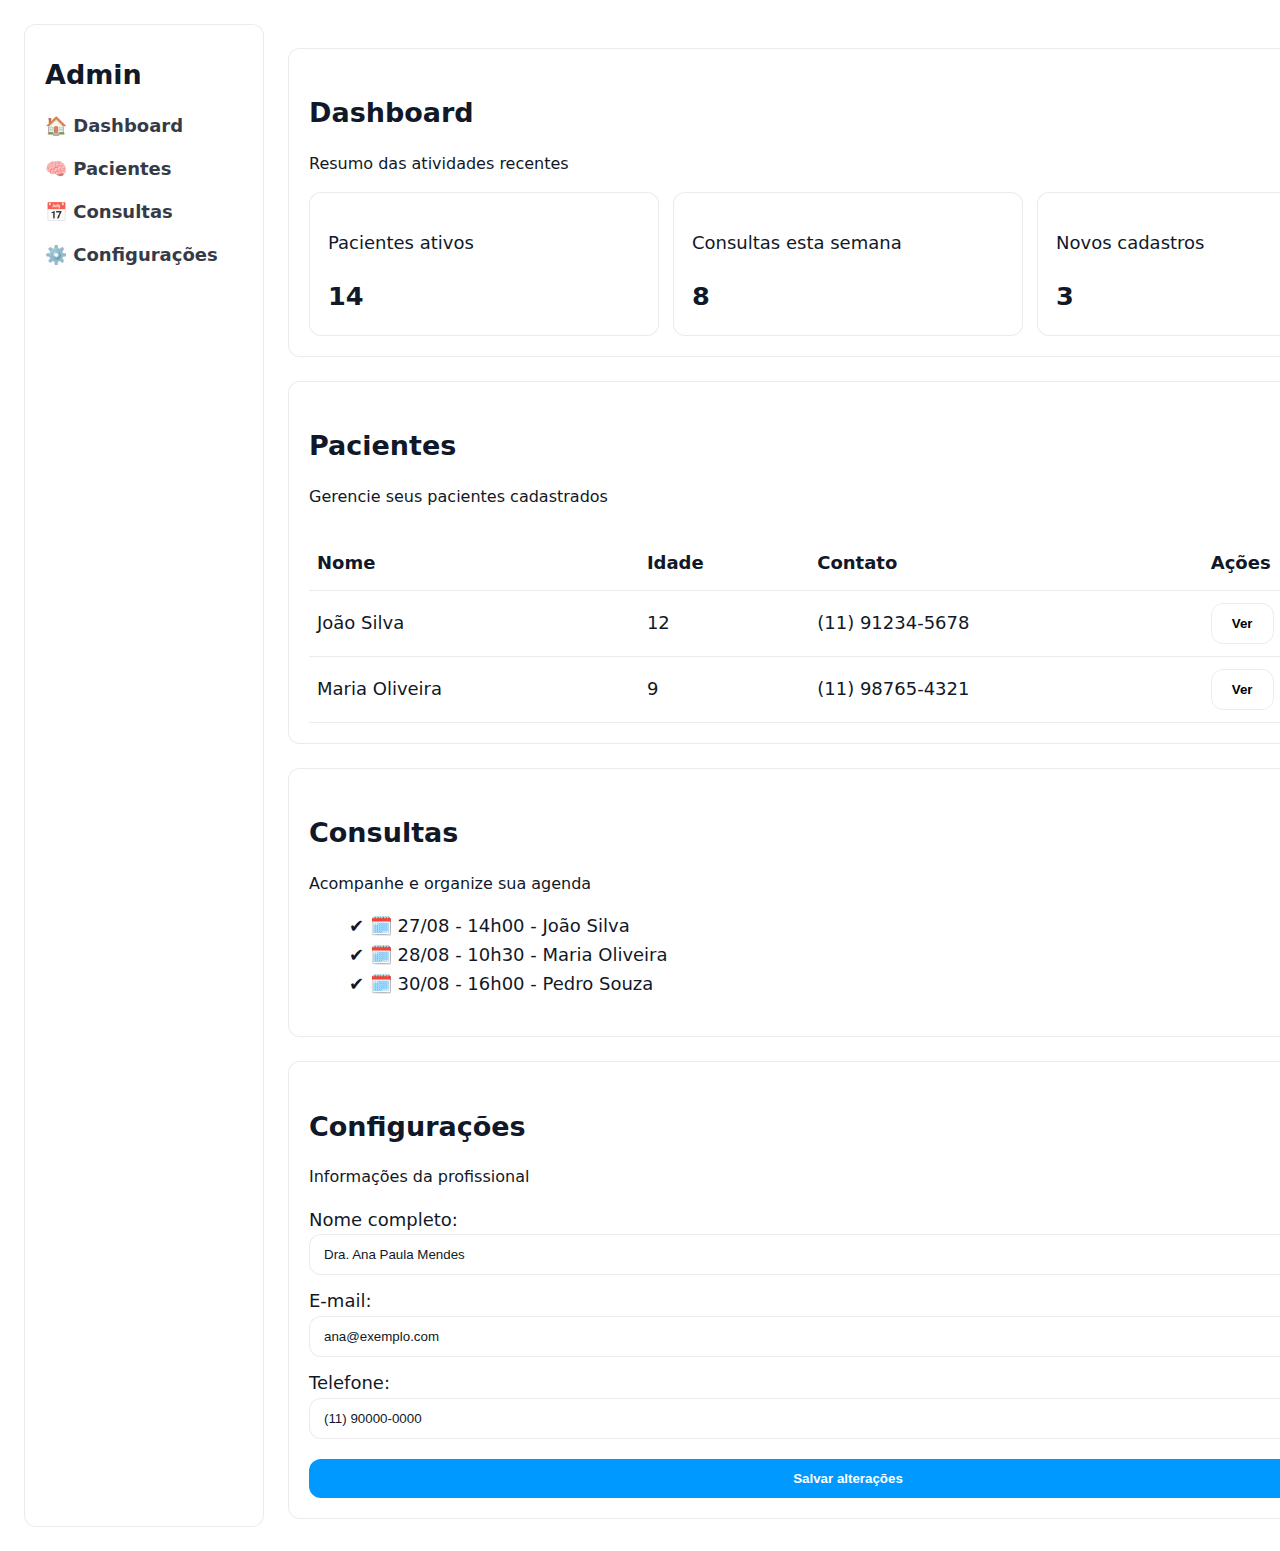
<file: admin.html>
<!DOCTYPE html>
<html lang="pt-BR">
<head>
  <meta charset="UTF-8" />
  <meta name="viewport" content="width=device-width, initial-scale=1.0"/>
  <title>Área Administrativa - Neuropsicopedagogia</title>
  <link rel="stylesheet" href="main.css" />
</head>
<body>
  <div class="admin-layout">
    <!-- Menu lateral -->
    <aside class="sidebar panel">
      <h2 class="mt-2">Admin</h2>
      <nav class="mt-4">
        <a href="#dashboard" class="nav-link">🏠 Dashboard</a>
        <a href="#pacientes" class="nav-link">🧠 Pacientes</a>
        <a href="#consultas" class="nav-link">📅 Consultas</a>
        <a href="#configuracoes" class="nav-link">⚙️ Configurações</a>
      </nav>
    </aside>

    <!-- Conteúdo principal -->
    <main class="admin-content container">
      <!-- Tela: Dashboard -->
      <section id="dashboard" class="panel mt-4">
        <h2 class="section-title">Dashboard</h2>
        <p class="section-sub">Resumo das atividades recentes</p>
        <div class="grid-3 mt-3">
          <div class="kpi">
            <p>Pacientes ativos</p>
            <b>14</b>
          </div>
          <div class="kpi">
            <p>Consultas esta semana</p>
            <b>8</b>
          </div>
          <div class="kpi">
            <p>Novos cadastros</p>
            <b>3</b>
          </div>
        </div>
      </section>

      <!-- Tela: Pacientes -->
      <section id="pacientes" class="panel mt-6">
        <h2 class="section-title">Pacientes</h2>
        <p class="section-sub">Gerencie seus pacientes cadastrados</p>
        <div class="table-responsive">
          <table class="table">
            <thead>
              <tr>
                <th>Nome</th>
                <th>Idade</th>
                <th>Contato</th>
                <th>Ações</th>
              </tr>
            </thead>
            <tbody>
              <tr>
                <td>João Silva</td>
                <td>12</td>
                <td>(11) 91234-5678</td>
                <td><button class="btn btn-ghost">Ver</button></td>
              </tr>
              <tr>
                <td>Maria Oliveira</td>
                <td>9</td>
                <td>(11) 98765-4321</td>
                <td><button class="btn btn-ghost">Ver</button></td>
              </tr>
            </tbody>
          </table>
        </div>
      </section>

      <!-- Tela: Consultas -->
      <section id="consultas" class="panel mt-6">
        <h2 class="section-title">Consultas</h2>
        <p class="section-sub">Acompanhe e organize sua agenda</p>
        <ul class="mt-3">
          <li>🗓️ 27/08 - 14h00 - João Silva</li>
          <li>🗓️ 28/08 - 10h30 - Maria Oliveira</li>
          <li>🗓️ 30/08 - 16h00 - Pedro Souza</li>
        </ul>
      </section>

      <!-- Tela: Configurações -->
      <section id="configuracoes" class="panel mt-6">
        <h2 class="section-title">Configurações</h2>
        <p class="section-sub">Informações da profissional</p>
        <form class="form mt-3">
          <label>
            Nome completo:
            <input type="text" class="input" value="Dra. Ana Paula Mendes" />
          </label>
          <label>
            E-mail:
            <input type="email" class="input" value="ana@exemplo.com" />
          </label>
          <label>
            Telefone:
            <input type="text" class="input" value="(11) 90000-0000" />
          </label>
          <button class="btn btn-primary mt-2">Salvar alterações</button>
        </form>
      </section>
    </main>
  </div>
</body>
</html>
</file>
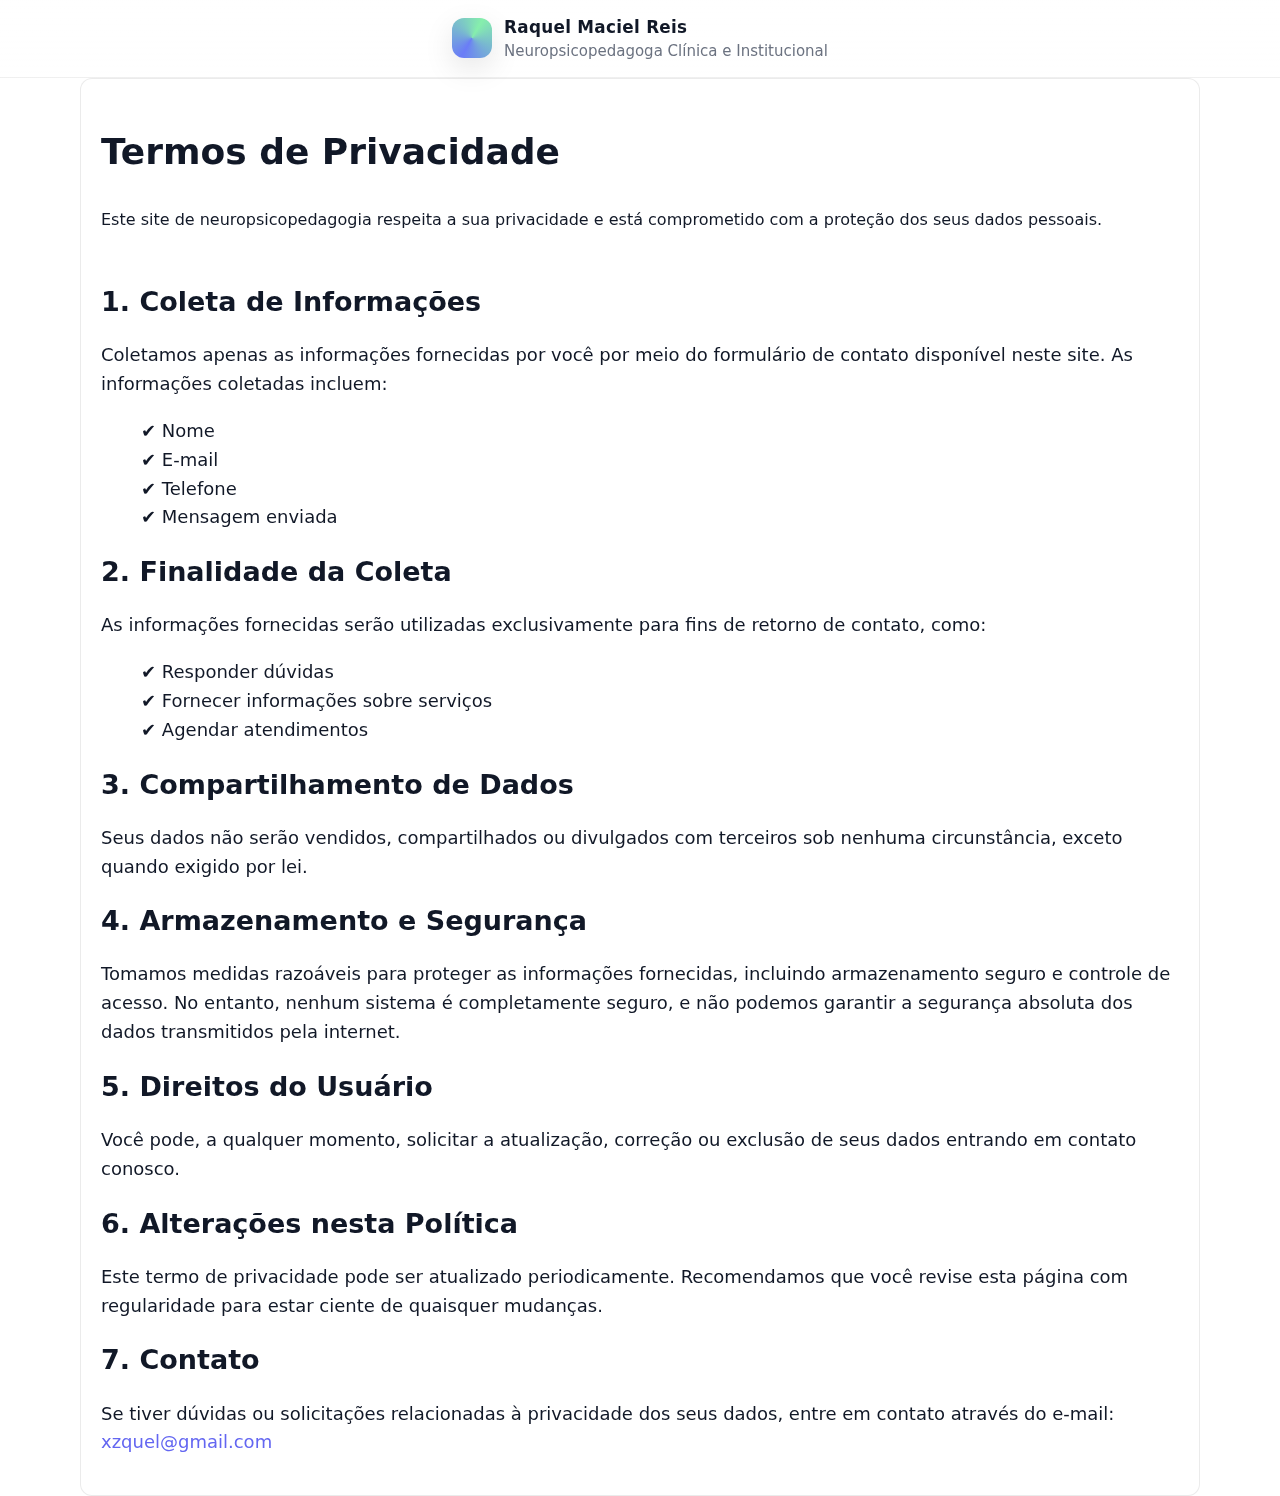
<file: privacidade.html>
<!DOCTYPE html>
<html lang="pt-BR">

<head>
  <meta charset="UTF-8" />
  <meta name="viewport" content="width=device-width, initial-scale=1.0"/>
  <title>Termos de Privacidade</title>
  <link rel="stylesheet" href="main.css">
  <link rel="icon" type="image/x-icon" href="Assets/Logo.jpg">
</head>

<body>
    <nav class="nav" aria-label="Navegação principal">
    <div class="container nav-inner">
      <a class="brand" href="index.html" aria-label="Página inicial">
        <span class="logo" aria-hidden="true"></span>
        <span>
          <h1>Raquel Maciel Reis</h1>
          <small>Neuropsicopedagoga Clínica e Institucional</small>
        </span>
      </a>
    </div>
  </nav>

  <section class="container panel">
    <h1 class="section-title">Termos de Privacidade</h1>
    <p class="section-sub">Este site de neuropsicopedagogia respeita a sua privacidade e está comprometido com a proteção dos seus dados pessoais.</p>

    <div class="mt-4">
      <h2 class="mt-4">1. Coleta de Informações</h2>
      <p>Coletamos apenas as informações fornecidas por você por meio do formulário de contato disponível neste site. As informações coletadas incluem:</p>
      <ul>
        <li>Nome</li>
        <li>E-mail</li>
        <li>Telefone</li>
        <li>Mensagem enviada</li>
      </ul>

      <h2 class="mt-4">2. Finalidade da Coleta</h2>
      <p>As informações fornecidas serão utilizadas exclusivamente para fins de retorno de contato, como:</p>
      <ul>
        <li>Responder dúvidas</li>
        <li>Fornecer informações sobre serviços</li>
        <li>Agendar atendimentos</li>
      </ul>

      <h2 class="mt-4">3. Compartilhamento de Dados</h2>
      <p>Seus dados não serão vendidos, compartilhados ou divulgados com terceiros sob nenhuma circunstância, exceto quando exigido por lei.</p>

      <h2 class="mt-4">4. Armazenamento e Segurança</h2>
      <p>Tomamos medidas razoáveis para proteger as informações fornecidas, incluindo armazenamento seguro e controle de acesso. No entanto, nenhum sistema é completamente seguro, e não podemos garantir a segurança absoluta dos dados transmitidos pela internet.</p>

      <h2 class="mt-4">5. Direitos do Usuário</h2>
      <p>Você pode, a qualquer momento, solicitar a atualização, correção ou exclusão de seus dados entrando em contato conosco.</p>

      <h2 class="mt-4">6. Alterações nesta Política</h2>
      <p>Este termo de privacidade pode ser atualizado periodicamente. Recomendamos que você revise esta página com regularidade para estar ciente de quaisquer mudanças.</p>

      <h2 class="mt-4">7. Contato</h2>
      <p>Se tiver dúvidas ou solicitações relacionadas à privacidade dos seus dados, entre em contato através do e-mail: 
        <a href="mailto:xzquel@gmail.com">xzquel@gmail.com</a>
      </p>
    </div>
  </section>
</body>

</html>
</file>
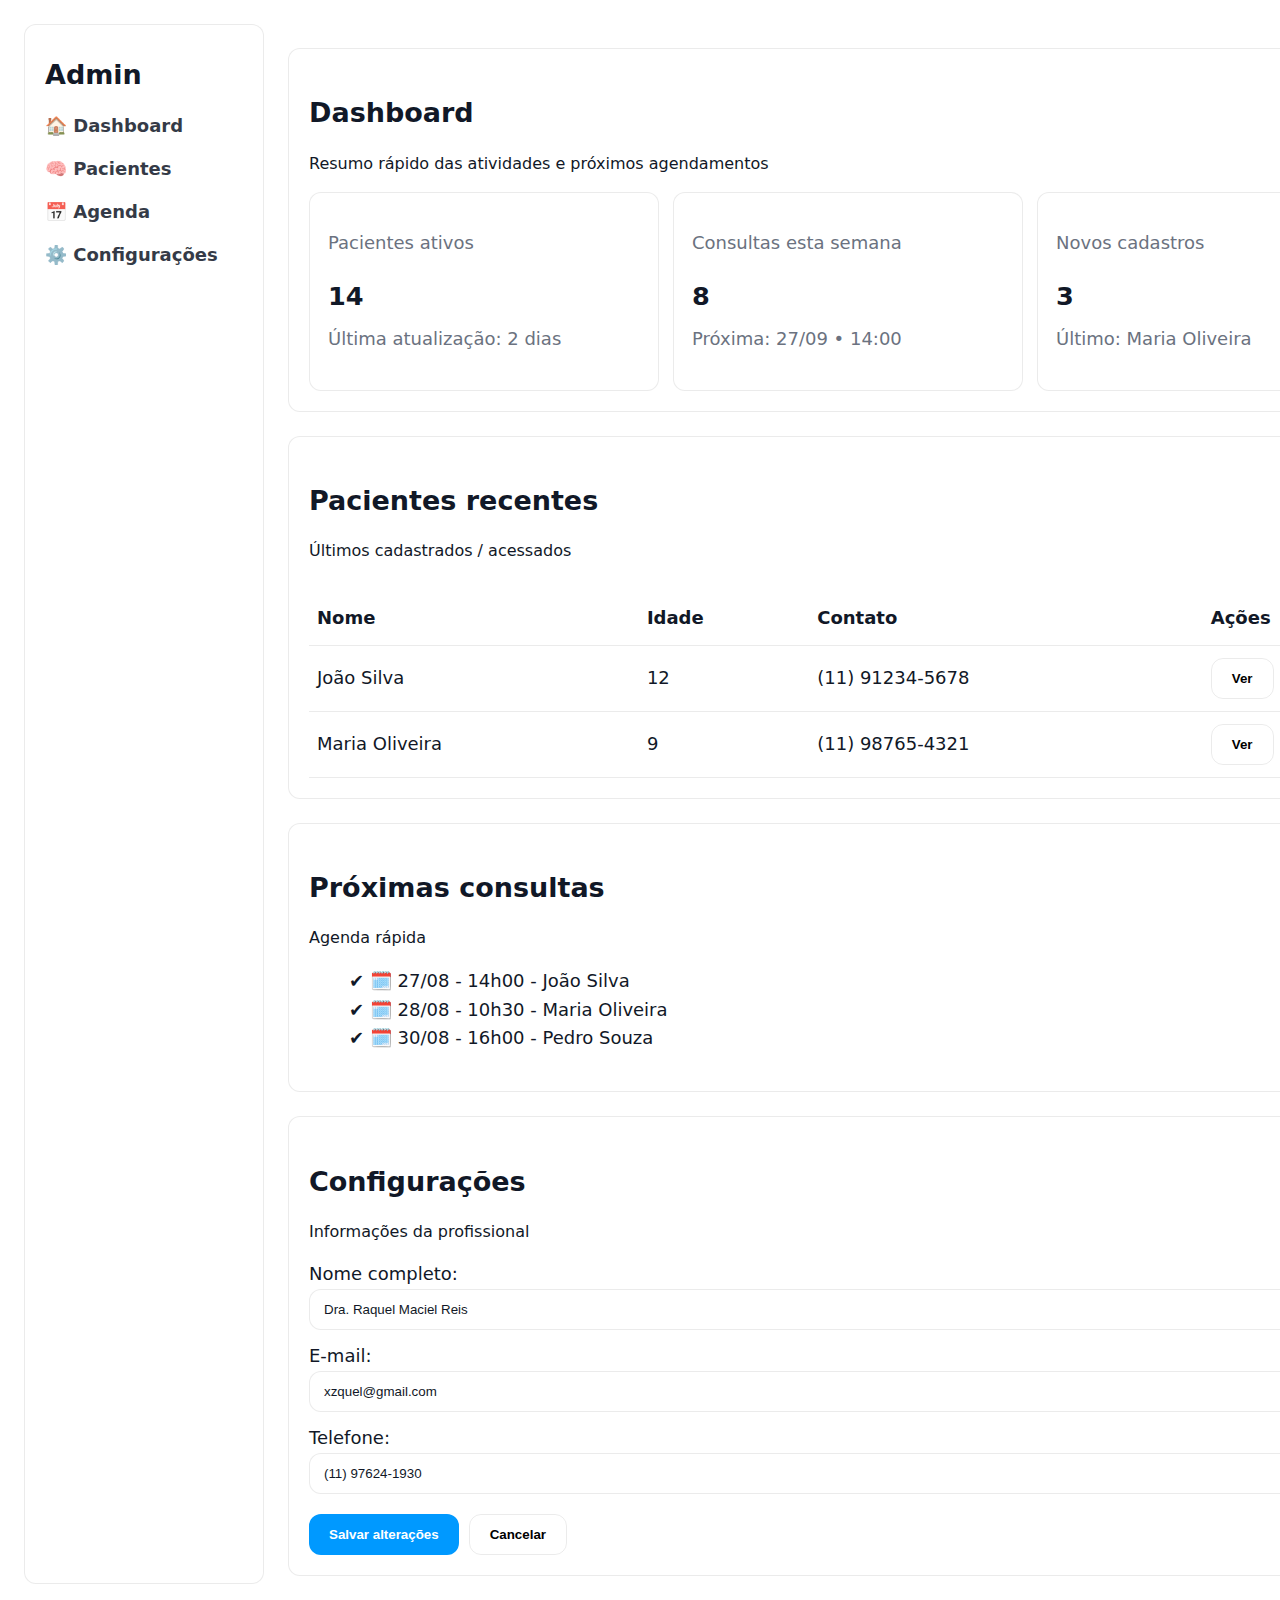
<file: admin/dashboard.html>
<!DOCTYPE html>
<html lang="pt-BR">
<head>
  <meta charset="UTF-8" />
  <meta name="viewport" content="width=device-width, initial-scale=1.0"/>
  <title>Área Administrativa - Neuropsicopedagogia</title>
  <link rel="stylesheet" href="../main.css" />
</head>
<body>
  <div class="admin-layout">
    <!-- Menu lateral -->
    <aside class="sidebar panel">
      <h2 class="mt-2">Admin</h2>
      <nav class="mt-4">
        <a href="dashboard.html" class="nav-link">🏠 Dashboard</a>
        <a href="pacientes.html" class="nav-link">🧠 Pacientes</a>
        <a href="consultas.html" class="nav-link">📅 Agenda</a>
        <a href="configs.html" class="nav-link">⚙️ Configurações</a>
      </nav>
    </aside>

    <!-- Conteúdo principal -->
    <main class="admin-content container">
      <!-- Tela: Dashboard -->
      <section id="dashboard" class="panel mt-4">
        <h2 class="section-title">Dashboard</h2>
        <p class="section-sub">Resumo rápido das atividades e próximos agendamentos</p>

        <div class="grid-3 mt-3">
          <div class="kpi panel">
            <p class="muted">Pacientes ativos</p>
            <b>14</b>
            <p class="muted mt-2">Última atualização: 2 dias</p>
          </div>
          <div class="kpi panel">
            <p class="muted">Consultas esta semana</p>
            <b>8</b>
            <p class="muted mt-2">Próxima: 27/09 • 14:00</p>
          </div>
          <div class="kpi panel">
            <p class="muted">Novos cadastros</p>
            <b>3</b>
            <p class="muted mt-2">Último: Maria Oliveira</p>
          </div>
        </div>
      </section>

      <!-- Pacientes -->
      <section id="pacientes" class="panel mt-6">
        <h2 class="section-title">Pacientes recentes</h2>
        <p class="section-sub">Últimos cadastrados / acessados</p>
        <div class="table-responsive mt-2">
          <table class="table">
            <thead>
              <tr>
                <th>Nome</th>
                <th>Idade</th>
                <th>Contato</th>
                <th>Ações</th>
              </tr>
            </thead>
            <tbody>
              <tr>
                <td>João Silva</td>
                <td>12</td>
                <td>(11) 91234-5678</td>
                <td><button class="btn btn-ghost">Ver</button></td>
              </tr>
              <tr>
                <td>Maria Oliveira</td>
                <td>9</td>
                <td>(11) 98765-4321</td>
                <td><button class="btn btn-ghost">Ver</button></td>
              </tr>
            </tbody>
          </table>
        </div>
      </section>

      <!-- Consultas -->
      <section id="consultas" class="panel mt-6">
        <h2 class="section-title">Próximas consultas</h2>
        <p class="section-sub">Agenda rápida</p>
        <ul class="mt-3">
          <li>🗓️ 27/08 - 14h00 - João Silva</li>
          <li>🗓️ 28/08 - 10h30 - Maria Oliveira</li>
          <li>🗓️ 30/08 - 16h00 - Pedro Souza</li>
        </ul>
      </section>

      <!-- Configurações -->
      <section id="configuracoes" class="panel mt-6">
        <h2 class="section-title">Configurações</h2>
        <p class="section-sub">Informações da profissional</p>
        <form class="form mt-3">
          <label>
            Nome completo:
            <input type="text" class="input" value="Dra. Raquel Maciel Reis" />
          </label>
          <label>
            E-mail:
            <input type="email" class="input" value="xzquel@gmail.com" />
          </label>
          <label>
            Telefone:
            <input type="text" class="input" value="(11) 97624-1930" />
          </label>
          <div style="display:flex; gap:10px;">
            <button class="btn btn-primary mt-2">Salvar alterações</button>
            <button type="button" class="btn btn-ghost mt-2">Cancelar</button>
          </div>
        </form>
      </section>
    </main>
  </div>
</body>
</html>
</file>
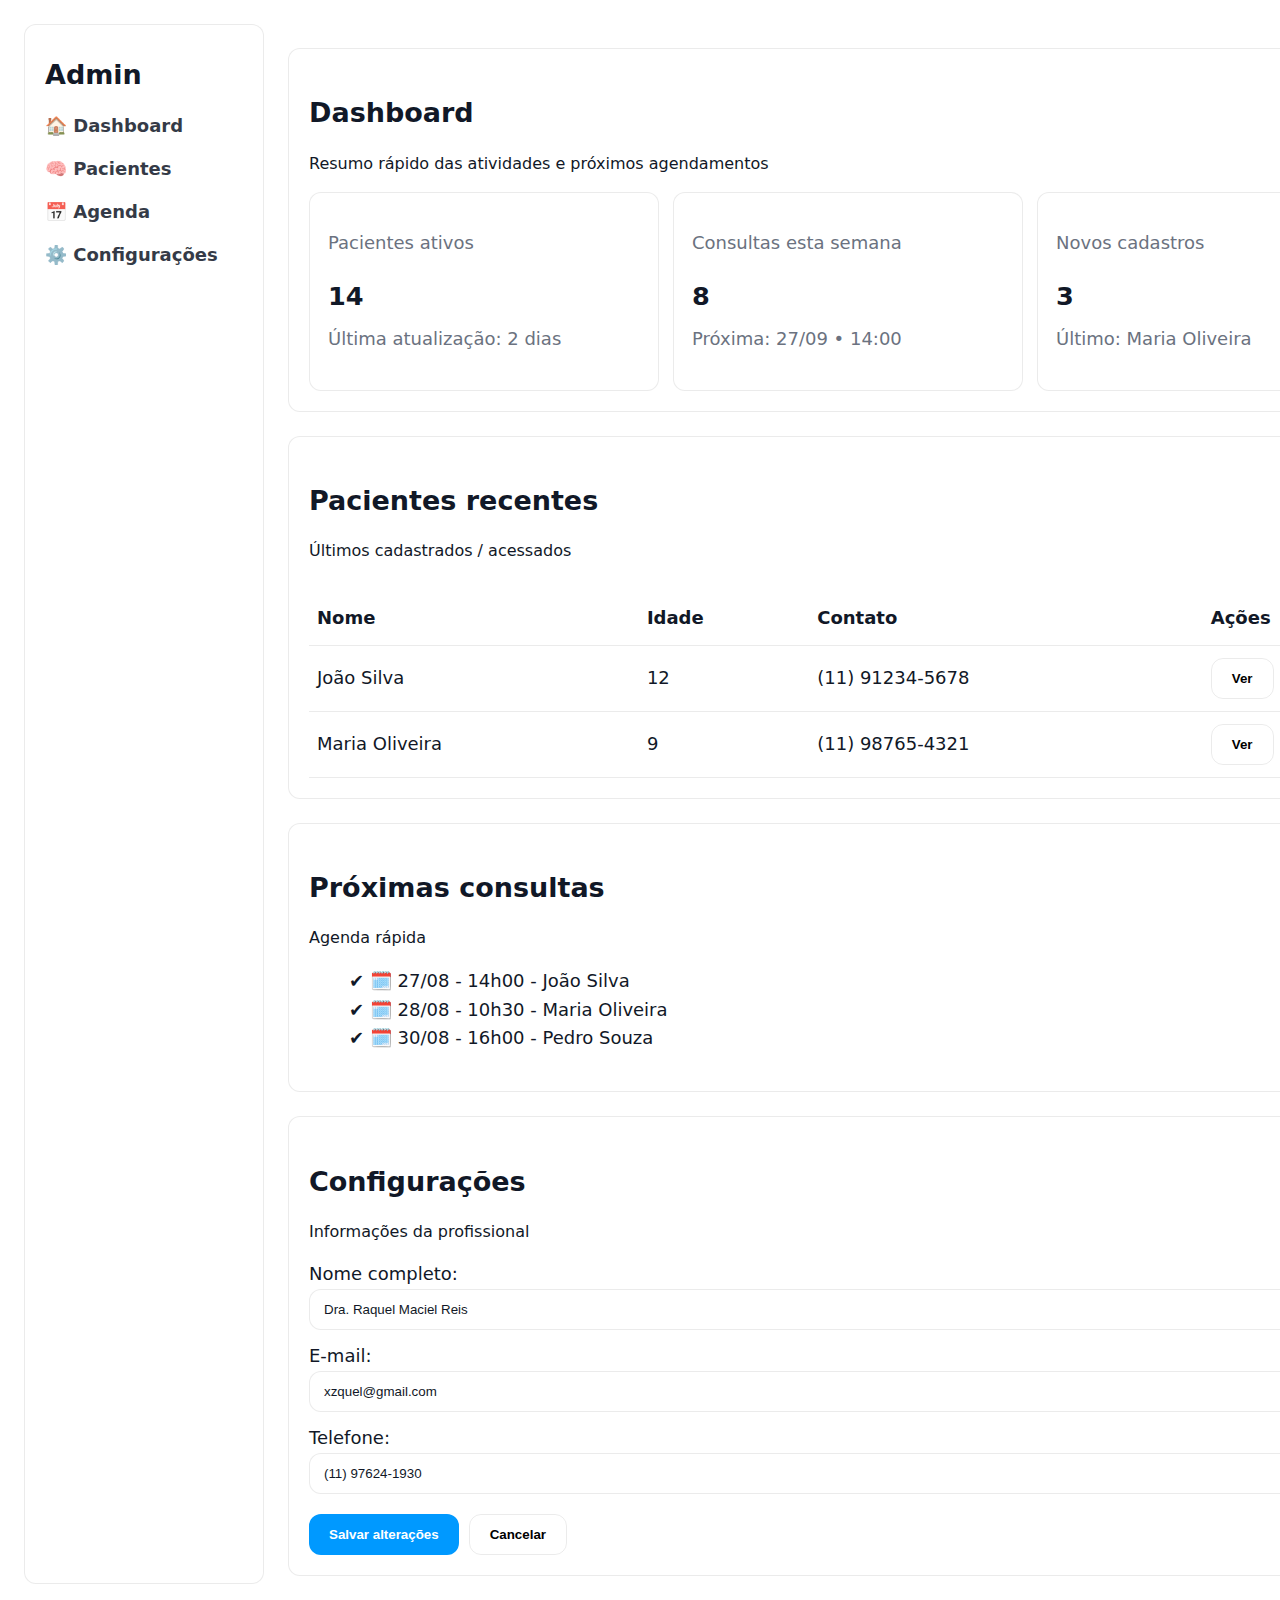
<file: Área Administrativa/dashboard.html>
<!DOCTYPE html>
<html lang="pt-BR">
<head>
  <meta charset="UTF-8" />
  <meta name="viewport" content="width=device-width, initial-scale=1.0"/>
  <title>Área Administrativa - Neuropsicopedagogia</title>
  <link rel="stylesheet" href="../main.css" />
</head>
<body>
  <div class="admin-layout">
    <!-- Menu lateral -->
    <aside class="sidebar panel">
      <h2 class="mt-2">Admin</h2>
      <nav class="mt-4">
        <a href="dashboard.html" class="nav-link">🏠 Dashboard</a>
        <a href="pacientes.html" class="nav-link">🧠 Pacientes</a>
        <a href="agenda.html" class="nav-link">📅 Agenda</a>
        <a href="configs.html" class="nav-link">⚙️ Configurações</a>
      </nav>
    </aside>

    <!-- Conteúdo principal -->
    <main class="admin-content container">
      <!-- Tela: Dashboard -->
      <section id="dashboard" class="panel mt-4">
        <h2 class="section-title">Dashboard</h2>
        <p class="section-sub">Resumo rápido das atividades e próximos agendamentos</p>

        <div class="grid-3 mt-3">
          <div class="kpi panel">
            <p class="muted">Pacientes ativos</p>
            <b>14</b>
            <p class="muted mt-2">Última atualização: 2 dias</p>
          </div>
          <div class="kpi panel">
            <p class="muted">Consultas esta semana</p>
            <b>8</b>
            <p class="muted mt-2">Próxima: 27/09 • 14:00</p>
          </div>
          <div class="kpi panel">
            <p class="muted">Novos cadastros</p>
            <b>3</b>
            <p class="muted mt-2">Último: Maria Oliveira</p>
          </div>
        </div>
      </section>

      <!-- Pacientes -->
      <section id="pacientes" class="panel mt-6">
        <h2 class="section-title">Pacientes recentes</h2>
        <p class="section-sub">Últimos cadastrados / acessados</p>
        <div class="table-responsive mt-2">
          <table class="table">
            <thead>
              <tr>
                <th>Nome</th>
                <th>Idade</th>
                <th>Contato</th>
                <th>Ações</th>
              </tr>
            </thead>
            <tbody>
              <tr>
                <td>João Silva</td>
                <td>12</td>
                <td>(11) 91234-5678</td>
                <td><button class="btn btn-ghost">Ver</button></td>
              </tr>
              <tr>
                <td>Maria Oliveira</td>
                <td>9</td>
                <td>(11) 98765-4321</td>
                <td><button class="btn btn-ghost">Ver</button></td>
              </tr>
            </tbody>
          </table>
        </div>
      </section>

      <!-- Consultas -->
      <section id="consultas" class="panel mt-6">
        <h2 class="section-title">Próximas consultas</h2>
        <p class="section-sub">Agenda rápida</p>
        <ul class="mt-3">
          <li>🗓️ 27/08 - 14h00 - João Silva</li>
          <li>🗓️ 28/08 - 10h30 - Maria Oliveira</li>
          <li>🗓️ 30/08 - 16h00 - Pedro Souza</li>
        </ul>
      </section>

      <!-- Configurações -->
      <section id="configuracoes" class="panel mt-6">
        <h2 class="section-title">Configurações</h2>
        <p class="section-sub">Informações da profissional</p>
        <form class="form mt-3">
          <label>
            Nome completo:
            <input type="text" class="input" value="Dra. Raquel Maciel Reis" />
          </label>
          <label>
            E-mail:
            <input type="email" class="input" value="xzquel@gmail.com" />
          </label>
          <label>
            Telefone:
            <input type="text" class="input" value="(11) 97624-1930" />
          </label>
          <div style="display:flex; gap:10px;">
            <button class="btn btn-primary mt-2">Salvar alterações</button>
            <button type="button" class="btn btn-ghost mt-2">Cancelar</button>
          </div>
        </form>
      </section>
    </main>
  </div>
</body>
</html>
</file>
<file: main.css>
:root {
  --bg: #f9fafb;
  --panel: #ffffff;
  --muted: #6b7280;
  --text: #111827;
  --brand: #6366f1;
  --brand-2: #22c55e;
  --accent: #d97706;
  --danger: #dc2626;
  --ok: #10b981;
  --shadow: 0 10px 30px rgba(0, 0, 0, 0.1);
  --radius: 18px;
  --radius-sm: 12px;
  --radius-lg: 28px;

  /* novos (usados pelo calendário e por componentes) */
  --primary: var(--brand);
  --border: rgba(0, 0, 0, 0.06);
}

/* RESET */
* {
  box-sizing: border-box;
}

html {
  scroll-behavior: smooth;
}

body {
  margin: 0;
  font-family: Inter, system-ui, -apple-system, Segoe UI, Roboto, Ubuntu, Cantarell, Noto Sans, "Helvetica Neue", Arial, "Apple Color Emoji", "Segoe UI Emoji";
  color: var(--text);
  background: linear-gradient(1200px 700px at 10% -10%, #f3f4f6 0, transparent 60%),
    linear-gradient(900px 600px at 110% -20%, #e5e7eb 0, transparent 60%),
    linear-gradient(1000px 600px at 50% 120%, #ffffff 0, var(--bg) 60%);
  line-height: 1.65;
}

a {
  color: var(--brand);
  text-decoration: none;
  transition: all 0.2s ease;
  cursor: pointer;
}

a:hover {
  opacity: 0.9;
}

.container {
  width: min(1120px, 92vw);
  margin-inline: auto;
  display: flex;
  flex-direction: column;
}

.banner {
  position: relative;
  color: #fff;
  padding: 60px 20px;
  text-align: center;

  /* Gradiente + imagem de fundo */
  background-image:
    linear-gradient(135deg, rgba(99, 102, 241, 0.8), rgba(94, 234, 212, 0.7)),
    url("Assets/Banner.jpg");
  /* <-- coloque sua imagem aqui */
  background-size: cover;
  background-position: center;
  background-repeat: no-repeat;
}

.card-img {
  width: 300px;
  height: 180px;
  border-radius: 2.5%;
  object-fit: cover;
}

.foto-perfil {
  width: 500px;
  height: 500px;
  border-radius: 5%;
  object-fit: cover;
  object-position: 50% 30%;
}

/* ========== OVERLAY LOGIN ========== */
#login-overlay {
  position: fixed;
  inset: 0;
  background: #0b0e14;
  display: flex;
  align-items: center;
  justify-content: center;
  z-index: 200;
}

#login-box {
  background: var(--panel);
  color: var(--text);
  padding: 24px;
  border-radius: var(--radius);
  box-shadow: var(--shadow);
  width: min(380px, 90%);
}

#login-box h2 {
  margin-top: 0;
}

/* As caixas de login/signup dentro do overlay */
.login-form {
  background: #fff;
  padding: 2rem;
  border-radius: 1rem;
  width: 100%;
  max-width: 400px;
  box-shadow: 0 10px 25px rgba(0, 0, 0, 0.2);
  display: flex;
  flex-direction: column;
  gap: 1rem;
}

/* FORM */
.form {
  display: grid;
  gap: 12px;
}

.input,
textarea,
select {
  width: 100%;
  padding: 12px 14px;
  border-radius: 12px;
  background: var(--panel);
  border: 1px solid rgba(0, 0, 0, 0.08);
  color: var(--text);
}

textarea {
  min-height: 120px;
}

.toggle-pass {
  position: absolute;
  right: 12px;
  top: 50%;
  transform: translateY(-50%);
  cursor: pointer;
}

.strength {
  font-size: 0.85rem;
  margin-top: -6px;
}

/* BUTTONS */
.btn {
  display: inline-flex;
  align-items: center;
  justify-content: center;
  gap: 10px;
  border: 0;
  padding: 12px 16px;
  border-radius: 12px;
  font-weight: 700;
  cursor: pointer;
  transition: all 0.2s ease;
}

.btn-primary {
  background: #0099ff;
  color: #0b0e14;
}

.btn-ghost {
  background: transparent;
  border: 1px solid rgba(0, 0, 0, 0.08);
  color: var(--text);
}

.btn:hover {
  transform: translateY(-2px);
  box-shadow: 0 6px 16px rgba(0, 0, 0, 0.08);
}

/* NAVBAR */
.nav {
  position: sticky;
  top: 0;
  z-index: 50;
  backdrop-filter: saturate(140%) blur(12px);
  background: linear-gradient(180deg, rgba(255, 255, 255, 0.85), rgba(255, 255, 255, 0.6));
  border-bottom: 1px solid rgba(0, 0, 0, 0.06);
}

.nav-inner {
  display: flex;
  align-items: center;
  justify-content: space-between;
  padding: 14px 0;
}

.brand {
  display: flex;
  gap: 12px;
  align-items: center;
}

.logo {
  width: 40px;
  height: 40px;
  border-radius: 12px;
  background: conic-gradient(from 210deg, #6a7cf7, #86efac, #6a7cf7);
  box-shadow: var(--shadow);
}

.logoimage {
  width: 40px;
  height: 40px;
}

.brand h1 {
  font-size: 1.05rem;
  margin: 0;
  letter-spacing: 0.3px;
}

.brand small {
  display: block;
  color: var(--muted);
  font-weight: 500;
  margin-top: -2px;
}

.nav a {
  color: var(--text);
}

.nav-menu {
  display: flex;
  gap: 24px;
  align-items: center;
}

.cta {
  background: linear-gradient(135deg, var(--brand), #5eead4);
  color: #0b0e14;
  padding: 10px 14px;
  border-radius: 12px;
  font-weight: 700;
  transition: all 0.2s ease;
}

.cta:hover {
  transform: translateY(-1px);
}

.ghost {
  padding: 10px 12px;
  border-radius: 12px;
  border: 1px solid rgba(0, 0, 0, 0.08);
  color: var(--text);
}

/* HERO */
.hero {
  padding: 56px 0 24px;
}

.hero .wrap {
  display: grid;
  grid-template-columns: 1.15fr 0.85fr;
  gap: 28px;
  align-items: center;
}

.hero h2 {
  font-size: clamp(1.6rem, 3.4vw, 3rem);
  margin: 0.3rem 0 0.5rem;
  line-height: 1.15;
}

.hero p.lead {
  color: #fff;
  font-size: 1.05rem;
}

.pill {
  display: inline-flex;
  gap: 10px;
  align-items: center;
  padding: 8px 12px;
  border-radius: 999px;
  border: 1px solid rgba(0, 0, 0, 0.08);
  color: var(--muted);
}

/* CARDS / PANELS */
.card,
.step,
.slide,
details,
.modal-panel,
.panel,
.kpi {
  background: var(--panel);
  border: 1px solid rgba(0, 0, 0, 0.08);
  border-radius: var(--radius-sm);
  padding: 20px;
  transition: all 0.2s ease;
}

.card:hover {
  transform: translateY(-2px);
  box-shadow: 0 12px 24px rgba(0, 0, 0, 0.08);
}

/* GRID HELPERS */
.grid-3 {
  display: grid;
  gap: 14px;
  grid-template-columns: repeat(3, 1fr);
}

.split {
  display: grid;
  grid-template-columns: 1fr 1fr;
  gap: 22px;
}

/* ADMIN LAYOUT */
.admin-layout {
  display: grid;
  grid-template-columns: 240px 1fr;
  min-height: 100vh;
  gap: 24px;
  background: transparent;
  padding: 24px;
}

.sidebar {
  padding: 20px;
  border-right: 1px solid rgba(0, 0, 0, 0.08);
}

.nav-link {
  display: block;
  margin-bottom: 14px;
  color: var(--text);
  font-weight: 600;
  opacity: 0.85;
  transition: all 0.2s ease;
}

.nav-link:hover {
  opacity: 1;
  text-decoration: underline;
}

.table {
  width: 100%;
  border-collapse: collapse;
  margin-top: 12px;
}

.table th,
.table td {
  padding: 12px 8px;
  border-bottom: 1px solid rgba(0, 0, 0, 0.08);
  text-align: left;
}

.table-responsive {
  overflow-x: auto;
}

/* FOTO */
.sobre-foto img {
  width: 100%;
  object-fit: cover;
  align-self: center;
  align-content: center;
}

/* FOOTER */
footer {
  padding: 32px 0;
  border-top: 1px solid rgba(0, 0, 0, 0.06);
  color: var(--muted);
}

.foot-grid {
  display: grid;
  grid-template-columns: 2fr 1fr 1fr;
  gap: 18px;
}

.copyright {
  border-top: 1px solid rgba(0, 0, 0, 0.08);
  margin-top: 18px;
  padding-top: 12px;
  color: var(--muted);
}

/* UTILIDADES */
.muted {
  color: var(--muted);
}

.center {
  text-align: center;
}

.mt-2 {
  margin-top: 8px;
}

.mt-3 {
  margin-top: 12px;
}

.mt-4 {
  margin-top: 16px;
}

.mt-6 {
  margin-top: 24px;
}

/* Buttons / visual polish overrides */
.btn,
.btn-primary,
.cta {
  color: #fff !important;
  font-weight: 600;
  border-radius: 12px;
  padding: 12px 20px;
  transition: transform 0.2s ease;
}

.btn-ghost {
  color: #000000 !important;
  font-weight: 600;
  border-radius: 12px;
  padding: 12px 20px;
  transition: transform 0.2s ease;
}

.banner .btn-ghost {
  color: #ffffff !important;
  font-weight: 600;
  border-radius: 12px;
  padding: 12px 20px;
  transition: transform 0.2s ease;
}

.btn:hover,
.btn-primary:hover,
.btn-ghost:hover,
.cta:hover {
  transform: scale(1.05);
}

body {
  font-size: 18px;
  line-height: 1.6;
}

h1,
h2,
h3 {
  font-weight: 800;
  margin-bottom: 10px;
}

.section-sub {
  font-size: 1rem;
  margin-bottom: 1rem;
}

section {
  padding: 60px 20px;
}

ul {
  list-style: "✔ " inside;
  margin-top: 10px;
}

#faq details {
  background: #f9f9ff;
  margin: 8px 0;
  padding: 12px;
  border-radius: 10px;
}

#faq summary {
  font-weight: 600;
  cursor: pointer;
}

.badge {
  background: #6a7cf7;
  color: #fff;
  font-weight: bold;
  border-radius: 20px;
  padding: 6px 12px;
  white-space: nowrap;
}

/* Hidden utility */
.hidden {
  display: none !important;
}

/* Fix overlay default shown issue */
#login-overlay {
  display: none;
  /* começa escondido */
  position: fixed;
  inset: 0;
  background: rgba(0, 0, 0, 0.6);
  align-items: center;
  justify-content: center;
  z-index: 9999;
}

.close-overlay-btn {
  position: absolute;
  top: 15px;
  right: 15px;
  background: none;
  border: none;
  font-size: 1.5rem;
  color: #fff;
  cursor: pointer;
  transition: color 0.2s ease;
}

.close-overlay-btn:hover {
  color: var(--text);
}

#create-account-form {
  display: flex;
  flex-direction: column;
}

/* RESPONSIVIDADE */
@media (max-width: 1200px) {

  .grid-3,
  .cards {
    grid-template-columns: repeat(2, 1fr);
  }
}

@media (max-width: 980px) {

  .hero .wrap,
  .contact-grid,
  .split {
    grid-template-columns: 1fr;
  }

  .steps {
    grid-template-columns: repeat(2, 1fr);
  }
}

@media (max-width: 768px) {

  .grid-3,
  .cards,
  .steps {
    grid-template-columns: 1fr;
  }

  .hero .wrap,
  .contact-grid,
  .split,
  .foot-grid {
    grid-template-columns: 1fr;
  }

  .nav-inner {
    flex-direction: column;
    gap: 12px;
  }

  .nav-menu {
    flex-direction: column;
    gap: 12px;
  }
}

@media (max-width: 640px) {
  .nav-menu {
    display: none;
  }
}

@media (max-width: 900px) {
  .admin-layout {
    grid-template-columns: 1fr;
  }

  .sidebar {
    border-right: none;
    border-bottom: 1px solid rgba(0, 0, 0, 0.08);
  }
}

/* PROCESSO  */
#processo {
  background-color: #f9fafb;
  padding: 80px 20px;
}

#processo h2 {
  text-align: center;
  margin-bottom: 60px;
  font-size: 2.5rem;
  color: var(--text);
}

.steps {
  display: grid;
  grid-template-columns: repeat(4, 1fr);
  gap: 30px;
  position: relative;
  width: 100%;
  margin: 0 auto;
}

.steps::before {
  content: '';
  position: absolute;
  top: 35px;
  left: 5%;
  width: 90%;
  height: 4px;
  background-color: #e5e7eb;
  z-index: 1;
}

.step {
  text-align: center;
  position: relative;
  z-index: 2;
  padding: 0;
  border: none;
  background: transparent;
}

.step .n {
  width: 70px;
  height: 70px;
  margin: 0 auto 20px;
  border-radius: 50%;
  background: var(--brand);
  color: #fff;
  font-size: 2rem;
  font-weight: 800;
  display: flex;
  align-items: center;
  justify-content: center;
  border: 4px solid #f9fafb;
  transition: all 0.3s ease;
}

.step:hover .n {
  transform: scale(1.1);
  background: #5254e4;
}

.step b {
  font-size: 1.25rem;
  font-weight: 800;
  display: block;
  margin-bottom: 8px;
  color: var(--text);
}

.step p {
  font-size: 1rem;
  color: var(--muted);
  line-height: 1.5;
}

@media (max-width: 980px) {
  .steps {
    grid-template-columns: repeat(2, 1fr);
    gap: 60px 30px;
  }

  .steps::before {
    display: none
  }
}

@media (max-width: 768px) {
  .steps {
    grid-template-columns: 1fr;
    gap: 40px;
  }
}

/* SERVIÇOS */
#servicos .container {
  align-items: center;
}

#servicos h2 {
  text-align: center;
  margin-bottom: 40px;
}

.cards {
  display: flex;
  justify-content: center;
  flex-wrap: wrap;
  gap: 28px;
  width: 100%;
}

.card {
  flex: 1 1 300px;
  max-width: 340px;
  background: var(--panel);
  border-radius: var(--radius);
  box-shadow: var(--shadow);
  text-align: center;
  overflow: hidden;
  padding: 0;
  border: none;
  transition: transform 0.3s ease, box-shadow 0.3s ease;
}

.card:hover {
  transform: translateY(-5px);
  box-shadow: 0 15px 35px rgba(0, 0, 0, 0.12);
}

.card-img {
  width: 100%;
  height: 200px;
  object-fit: cover;
}

.card h3 {
  margin: 20px 0 10px;
  font-size: 1.25rem;
}

.card p {
  padding: 0 20px 24px;
  margin: 0;
  color: var(--muted);
  line-height: 1.5;
}

/* FAQ */
#faq .container {
  max-width: 820px;
  align-items: center;
}

#faq h2 {
  text-align: center;
  margin-bottom: 40px;
}

#faq details {
  background: var(--panel);
  border: 1px solid rgba(0, 0, 0, 0.08);
  border-radius: var(--radius-sm);
  margin-bottom: 16px;
  padding: 4px;
  transition: all 0.2s ease;
}

#faq details:hover {
  border-color: var(--brand);
  box-shadow: 0 4px 15px rgba(0, 0, 0, 0.07);
}

#faq summary {
  display: flex;
  justify-content: space-between;
  align-items: center;
  gap: 1rem;
  padding: 16px 20px;
  font-weight: 600;
  font-size: 1.1rem;
  cursor: pointer;
  list-style: none;
}

#faq summary::-webkit-details-marker {
  display: none;
}

#faq summary::after {
  content: '+';
  flex-shrink: 0;
  font-family: monospace;
  font-size: 2rem;
  line-height: 1;
  font-weight: 400;
  color: var(--brand);
  transition: transform 0.4s cubic-bezier(0.2, 0.9, 0.3, 1);
}

#faq details[open] {
  border-color: var(--brand);
}

#faq details[open] summary {
  color: var(--brand);
  font-weight: 700;
}

#faq details[open] summary::after {
  transform: rotate(45deg);
}

#faq details>p {
  padding: 0px 20px 20px 20px;
  margin: 0;
  color: var(--muted);
  line-height: 1.7;
}

@keyframes fadeInSlideDown {
  from {
    opacity: 0;
    transform: translateY(-20px);
  }

  to {
    opacity: 1;
    transform: translateY(0);
  }
}

#faq details[open]>p {
  animation: fadeInSlideDown 0.5s ease-out;
}

/* ====== CALENDÁRIO (estilos adicionais específicos) ====== */
.calendar-wrapper {
  margin-top: 12px;
}

.weekdays {
  display: grid;
  grid-template-columns: repeat(7, 1fr);
  gap: 6px;
  margin-bottom: 8px;
}

.weekdays .wd {
  text-align: center;
  font-weight: 700;
  color: var(--muted);
  padding: 8px 6px;
  border-radius: 10px;
  background: transparent;
}

/* Grid principal do calendário */
.calendar {
  display: grid;
  grid-template-columns: repeat(7, 1fr);
  gap: 8px;
  margin-top: 6px;
}

/* Cada dia (quadrado) */
.day {
  border: 1px solid var(--border);
  border-radius: 12px;
  padding: 10px;
  min-height: 110px;
  cursor: pointer;
  background: var(--panel);
  display: flex;
  flex-direction: column;
  justify-content: flex-start;
  font-size: 14px;
  transition: transform 0.12s ease, box-shadow 0.12s ease;
  overflow: hidden;
  position: relative;
}

.day:hover {
  transform: translateY(-3px);
  box-shadow: 0 8px 18px rgba(0, 0, 0, 0.06);
}

.day.empty {
  background: transparent;
  border: none;
  cursor: default;
  box-shadow: none;
}

.day.today {
  border-color: var(--primary);
  box-shadow: 0 8px 30px rgba(99, 102, 241, 0.08);
}

/* número do dia no canto superior */
.day-number {
  font-weight: 800;
  margin-bottom: 8px;
  font-size: 0.95rem;
  color: var(--text);
}

/* área que recebe eventos exibidos no quadrado */
.events {
  display: flex;
  flex-direction: column;
  gap: 6px;
  margin-top: 6px;
  overflow: hidden;
}

/* cada evento mostrado no dia */
.event {
  background: linear-gradient(90deg, var(--primary), rgba(99, 102, 241, 0.85));
  color: #fff;
  font-size: 12px;
  padding: 4px 6px;
  border-radius: 8px;
  max-width: 100%;
  white-space: nowrap;
  overflow: hidden;
  text-overflow: ellipsis;
  box-shadow: 0 4px 10px rgba(0, 0, 0, 0.06);
}

/* marcador que aparece quando há mais eventos do que o espaço permite */
.event-more {
  font-size: 12px;
  padding: 4px 6px;
  border-radius: 8px;
  background: rgba(0, 0, 0, 0.06);
  color: var(--muted);
}

/* Modal oculto inicialmente */
.modal {
  display: none;
  /* Esconde o modal */
  position: fixed;
  top: 0;
  left: 0;
  right: 0;
  bottom: 0;
  background: rgba(0, 0, 0, 0.4);
  /* Cor de fundo semitransparente */
  justify-content: center;
  align-items: center;
  z-index: 9999;
}

.modal.active {
  display: flex;
}

.modal-content {
  background: var(--panel);
  border-radius: var(--radius);
  padding: 18px;
  max-width: 520px;
  width: 96%;
  box-shadow: var(--shadow);
}

/* lista de eventos dentro do modal */
#eventList {
  max-height: 260px;
  overflow: auto;
  padding-left: 14px;
}

/* botão de excluir na listagem */
.event-row {
  display: flex;
  align-items: center;
  justify-content: space-between;
  gap: 8px;
  padding: 6px 0;
  border-bottom: 1px dashed rgba(0, 0, 0, 0.04);
}

/* Responsividade do calendário */
@media (max-width: 900px) {
  .calendar {
    grid-template-columns: repeat(7, 1fr);
  }
}

@media (max-width: 700px) {
  .calendar {
    grid-template-columns: repeat(3, 1fr);
  }

  .weekdays {
    grid-template-columns: repeat(3, 1fr);
  }
}

@media (max-width: 420px) {
  .calendar {
    grid-template-columns: repeat(1, 1fr);
  }

  .weekdays {
    grid-template-columns: repeat(1, 1fr);
  }
}

/* Correções no dashboard */
.kpi {
  text-align: left;
  padding: 18px;
  border-radius: 12px;
}

.kpi b {
  display: block;
  font-size: 1.6rem;
  margin-top: 6px;
  color: var(--text);
}

/* Outras correções finais */
.admin-content {
  padding: 8px 0;
}
</file>
